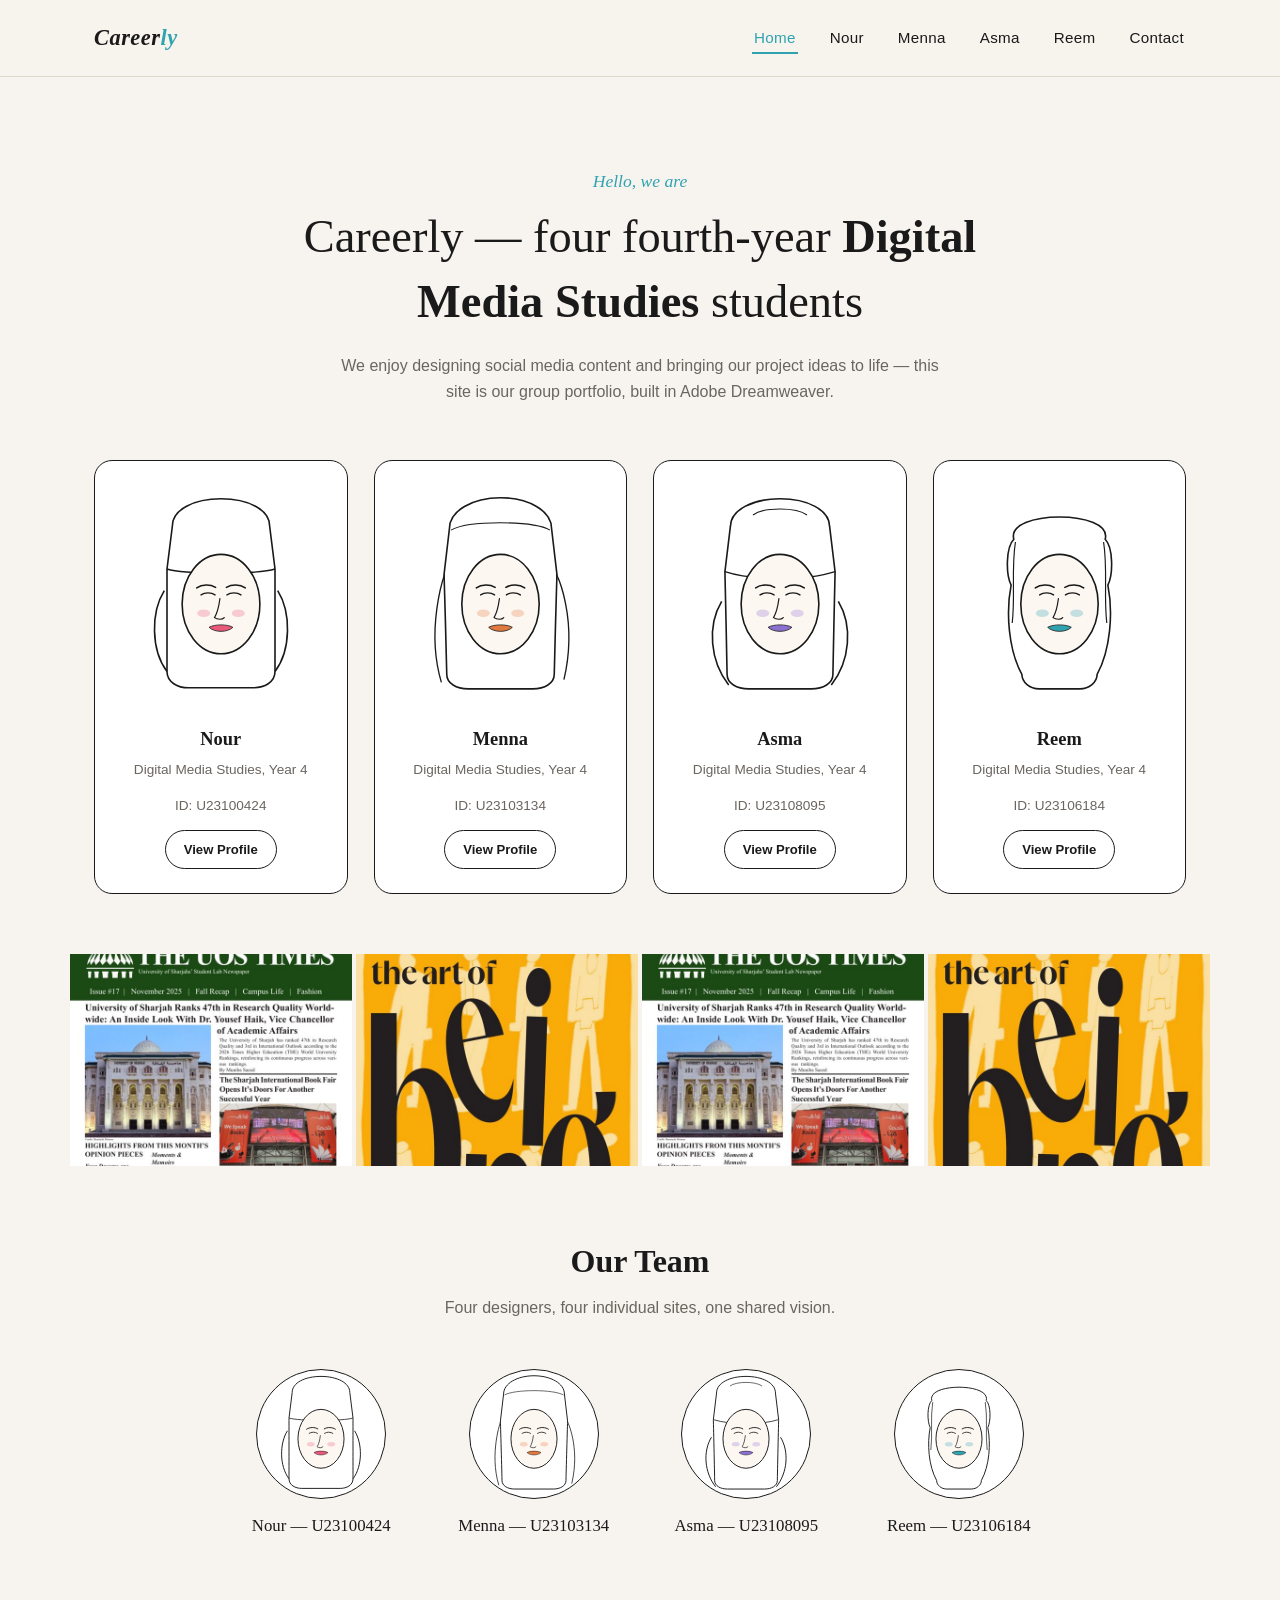
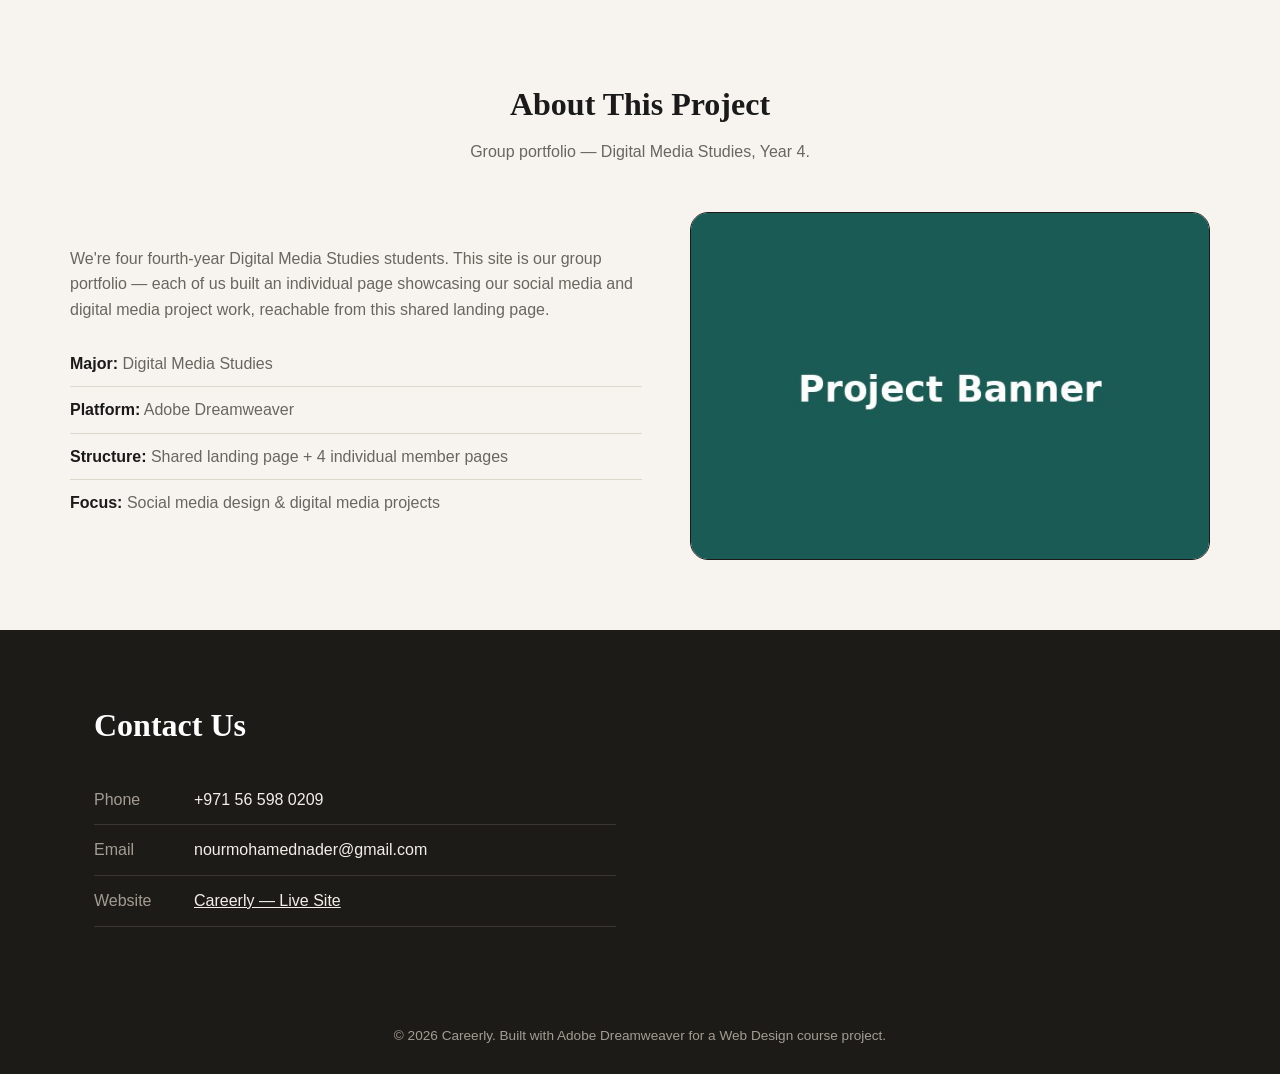
<file: index.html>
<!DOCTYPE html>
<html lang="en">
<head>
<meta charset="UTF-8">
<meta name="viewport" content="width=device-width, initial-scale=1.0">
<title>Careerly</title>
<meta name="description" content="Group web design portfolio showcasing individual member projects.">
<link rel="stylesheet" href="css/style.css">
</head>
<body>

<header class="site-header">
  <div class="nav-wrap">
    <div class="logo">Career<span>ly</span></div>
    <button class="nav-toggle" aria-label="Toggle navigation">&#9776;</button>
    <nav class="main-nav">
      <ul>
        <li><a href="index.html" class="active">Home</a></li>
        <li><a href="nour.html">Nour</a></li>
        <li><a href="menna.html">Menna</a></li>
        <li><a href="asma.html">Asma</a></li>
        <li><a href="reem.html">Reem</a></li>
        <li><a href="#contact">Contact</a></li>
      </ul>
    </nav>
  </div>
</header>

<section class="hero">
  <div class="container">
    <div class="eyebrow">Hello, we are</div>
    <h1>Careerly — four fourth-year <strong>Digital Media Studies</strong> students</h1>
    <p style="color:var(--ink-muted);max-width:620px;margin:18px auto 0;">
      We enjoy designing social media content and bringing our project ideas to life —
      this site is our group portfolio, built in Adobe Dreamweaver.
    </p>
  </div>

  <div class="team-grid container">
    <div class="team-card">
      <div class="avatar-frame"><img src="images/nour/portrait.svg" alt="Nour"></div>
      <h3>Nour</h3>
      <div class="role">Digital Media Studies, Year 4</div>
      <div class="role">ID: U23100424</div>
      <a href="nour.html" class="btn secondary small">View Profile</a>
    </div>
    <div class="team-card">
      <div class="avatar-frame"><img src="images/menna/portrait.svg" alt="Menna"></div>
      <h3>Menna</h3>
      <div class="role">Digital Media Studies, Year 4</div>
      <div class="role">ID: U23103134</div>
      <a href="menna.html" class="btn secondary small">View Profile</a>
    </div>
    <div class="team-card">
      <div class="avatar-frame"><img src="images/asma/portrait.svg" alt="Asma"></div>
      <h3>Asma</h3>
      <div class="role">Digital Media Studies, Year 4</div>
      <div class="role">ID: U23108095</div>
      <a href="asma.html" class="btn secondary small">View Profile</a>
    </div>
    <div class="team-card">
      <div class="avatar-frame"><img src="images/reem/portrait.svg" alt="Reem"></div>
      <h3>Reem</h3>
      <div class="role">Digital Media Studies, Year 4</div>
      <div class="role">ID: U23106184</div>
      <a href="reem.html" class="btn secondary small">View Profile</a>
    </div>
  </div>
</section>

<div class="gallery-strip">
  <img src="images/nour/project1.jpg" alt="The UOS Times, Issue 17 cover">
  <img src="images/menna/project2.jpg" alt="UOS Digest, Issue 4 cover">
  <img src="images/asma/project1.jpg" alt="The UOS Times, Issue 17 cover">
  <img src="images/reem/project2.jpg" alt="UOS Digest, Issue 4 cover">
</div>

<section class="our-team" id="team">
  <h2>Our Team</h2>
  <p class="section-sub">Four designers, four individual sites, one shared vision.</p>
  <div class="our-team-grid">
    <figure>
      <div class="circle"><img src="images/nour/portrait.svg" alt="Nour"></div>
      <figcaption>Nour — U23100424</figcaption>
    </figure>
    <figure>
      <div class="circle"><img src="images/menna/portrait.svg" alt="Menna"></div>
      <figcaption>Menna — U23103134</figcaption>
    </figure>
    <figure>
      <div class="circle"><img src="images/asma/portrait.svg" alt="Asma"></div>
      <figcaption>Asma — U23108095</figcaption>
    </figure>
    <figure>
      <div class="circle"><img src="images/reem/portrait.svg" alt="Reem"></div>
      <figcaption>Reem — U23106184</figcaption>
    </figure>
  </div>
</section>

<section id="about">
  <h2>About This Project</h2>
  <p class="section-sub">Group portfolio — Digital Media Studies, Year 4.</p>
  <div class="about-grid" style="max-width:var(--max-width);margin:0 auto;display:grid;grid-template-columns:1.1fr 1fr;gap:48px;align-items:center;">
    <div>
      <p style="color:var(--ink-muted);margin-bottom:18px;">
        We're four fourth-year Digital Media Studies students. This site is our group
        portfolio — each of us built an individual page showcasing our social media and
        digital media project work, reachable from this shared landing page.
      </p>
      <ul style="list-style:none;">
        <li style="padding:10px 0;border-bottom:1px solid var(--border-soft);color:var(--ink-muted);"><strong style="color:var(--ink);">Major:</strong> Digital Media Studies</li>
        <li style="padding:10px 0;border-bottom:1px solid var(--border-soft);color:var(--ink-muted);"><strong style="color:var(--ink);">Platform:</strong> Adobe Dreamweaver</li>
        <li style="padding:10px 0;border-bottom:1px solid var(--border-soft);color:var(--ink-muted);"><strong style="color:var(--ink);">Structure:</strong> Shared landing page + 4 individual member pages</li>
        <li style="padding:10px 0;color:var(--ink-muted);"><strong style="color:var(--ink);">Focus:</strong> Social media design &amp; digital media projects</li>
      </ul>
    </div>
    <div style="border:1.5px solid var(--border);border-radius:var(--radius);overflow:hidden;">
      <img src="images/project-banner.jpg" alt="Project banner placeholder">
    </div>
  </div>
</section>

<section class="contact-split" id="contact">
  <div class="container">
    <div>
      <h2>Contact Us</h2>
      <ul class="contact-list">
        <li><span class="k">Phone</span><span class="v">+971 56 598 0209</span></li>
        <li><span class="k">Email</span><span class="v">nourmohamednader@gmail.com</span></li>
        <li><span class="k">Website</span><span class="v"><a href="https://claude.ai/artifact/QEXTv1p6MQ7VYzXUavL4mE" style="color:inherit;text-decoration:underline;">Careerly — Live Site</a></span></li>
      </ul>
    </div>
  </div>
</section>

<footer>
  <p>&copy; 2026 Careerly. Built with Adobe Dreamweaver for a Web Design course project.</p>
</footer>

<script src="js/script.js"></script>
</body>
</html>
</file>
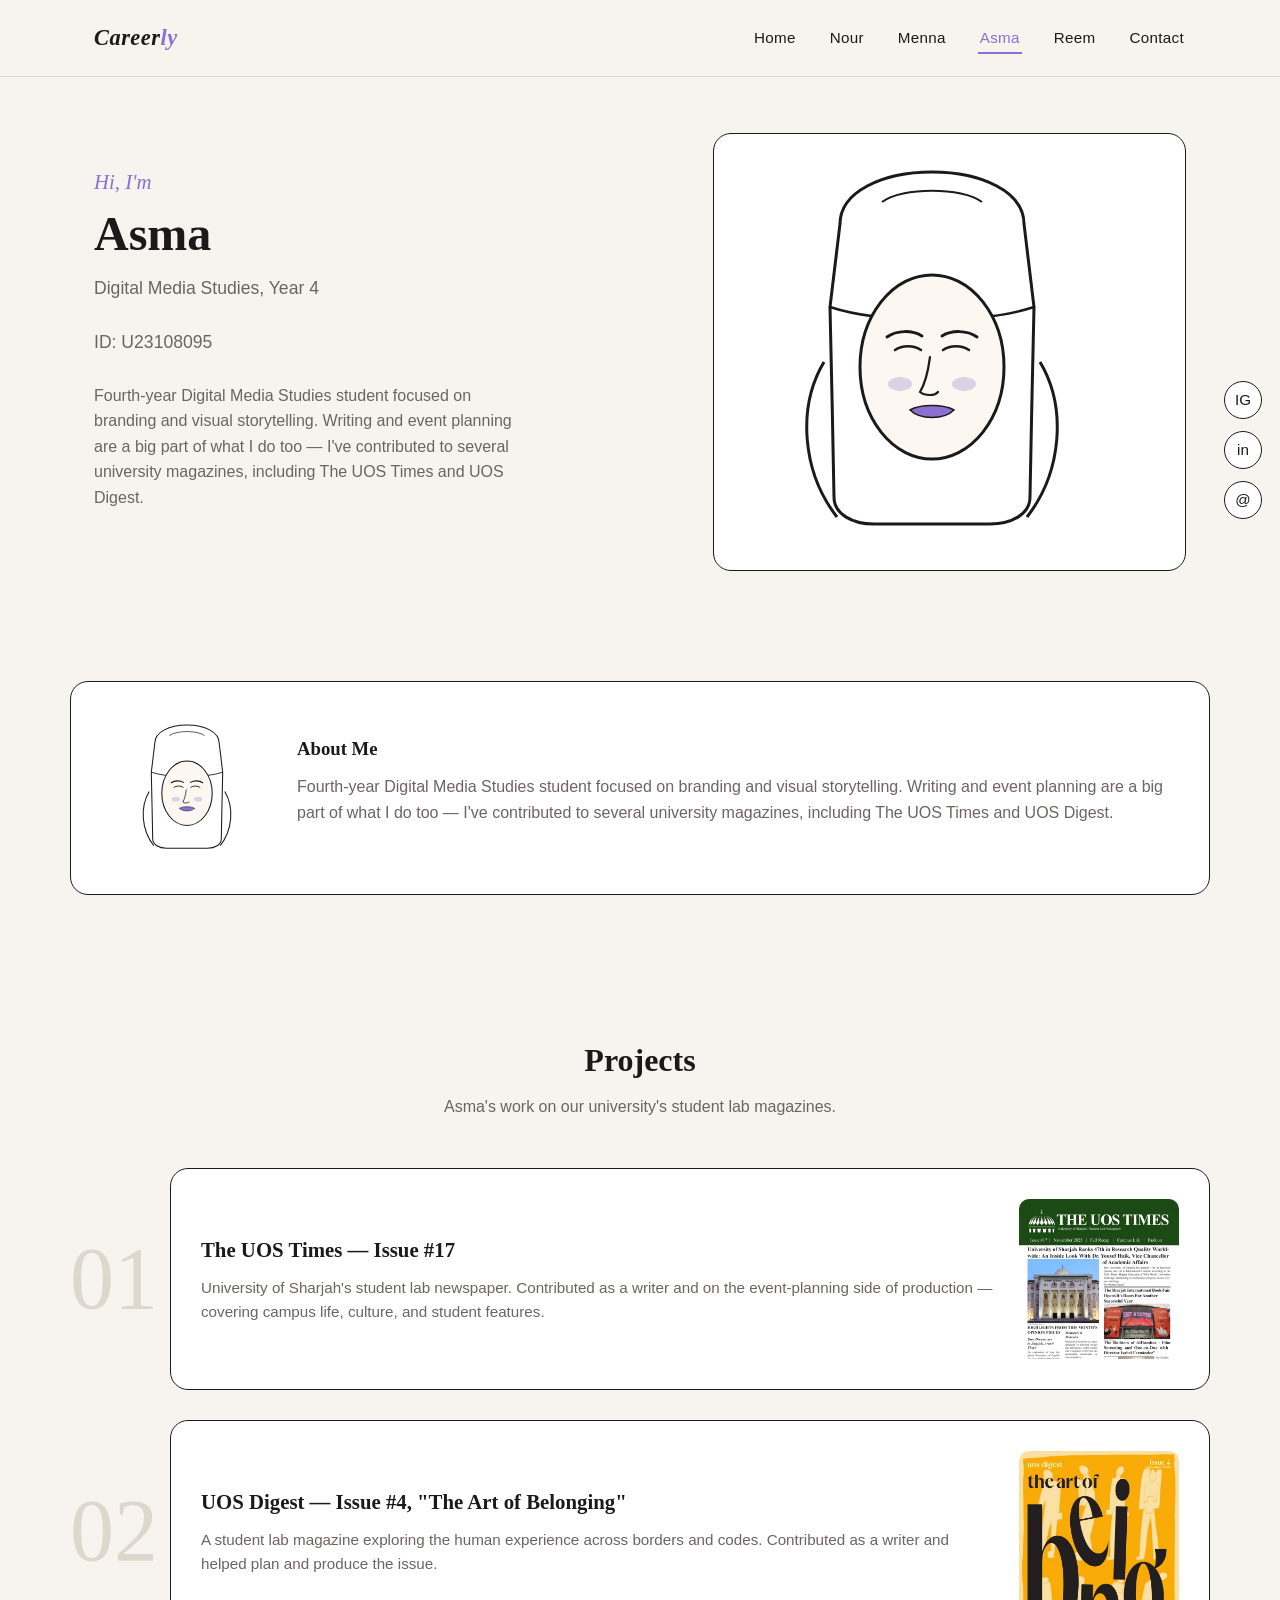
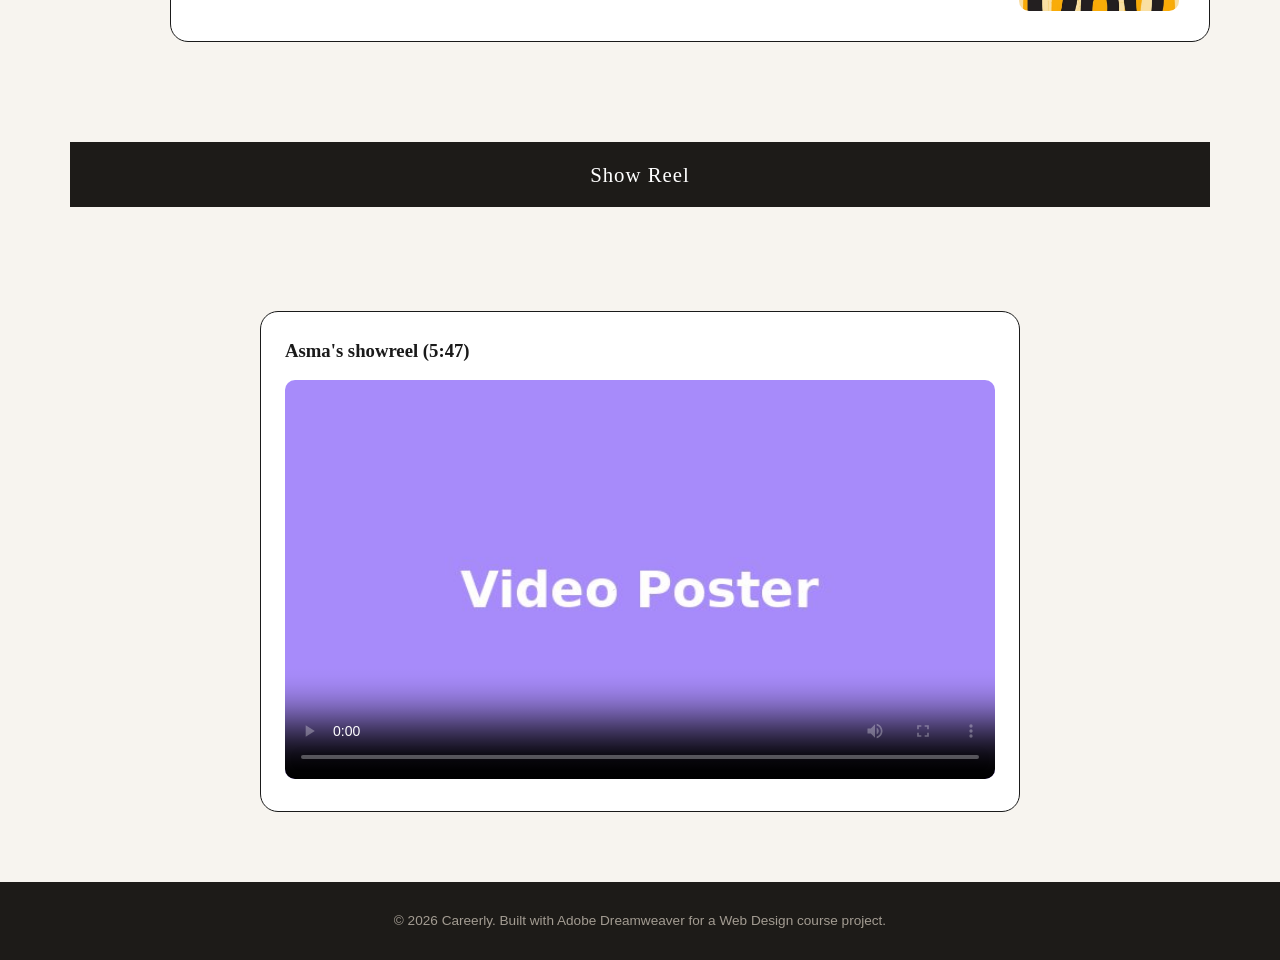
<file: asma.html>
<!DOCTYPE html>
<html lang="en">
<head>
<meta charset="UTF-8">
<meta name="viewport" content="width=device-width, initial-scale=1.0">
<title>Asma — Careerly</title>
<meta name="description" content="Asma's individual portfolio page — Careerly group project.">
<link rel="stylesheet" href="css/style.css">
<link rel="stylesheet" href="css/member-asma.css">
</head>
<body>

<header class="site-header">
  <div class="nav-wrap">
    <div class="logo">Career<span>ly</span></div>
    <button class="nav-toggle" aria-label="Toggle navigation">&#9776;</button>
    <nav class="main-nav">
      <ul>
        <li><a href="index.html">Home</a></li>
        <li><a href="nour.html">Nour</a></li>
        <li><a href="menna.html">Menna</a></li>
        <li><a href="asma.html" class="active">Asma</a></li>
        <li><a href="reem.html">Reem</a></li>
        <li><a href="index.html#contact">Contact</a></li>
      </ul>
    </nav>
  </div>
</header>

<div class="social-rail">
  <a href="#" aria-label="Instagram">IG</a>
  <a href="#" aria-label="LinkedIn">in</a>
  <a href="#" aria-label="Email">@</a>
</div>

<section class="profile-hero">
  <div>
    <div class="eyebrow">Hi, I'm</div>
    <h1>Asma</h1>
    <div class="role">Digital Media Studies, Year 4</div>
    <div class="role">ID: U23108095</div>
    <p style="color:var(--ink-muted);max-width:420px;margin-bottom:28px;">
      Fourth-year Digital Media Studies student focused on branding and visual storytelling. Writing and event planning are a big part of what I do too — I've contributed to several university magazines, including The UOS Times and UOS Digest.
    </p>
  </div>
  <div class="portrait-frame">
    <img src="images/asma/portrait.svg" alt="Asma — illustrated portrait">
  </div>
</section>

<section id="about">
  <div class="about-card">
    <img class="mini-portrait" src="images/asma/portrait.svg" alt="Asma">
    <div>
      <h3>About Me</h3>
      <p>Fourth-year Digital Media Studies student focused on branding and visual storytelling. Writing and event planning are a big part of what I do too — I've contributed to several university magazines, including The UOS Times and UOS Digest.</p>
    </div>
  </div>
</section>

<section id="projects">
  <h2>Projects</h2>
  <p class="section-sub">Asma's work on our university's student lab magazines.</p>

  <div class="project-numbered">
    <div class="big-number">01</div>
    <div class="card">
      <div>
        <h3>The UOS Times — Issue #17</h3>
        <p>University of Sharjah's student lab newspaper. Contributed as a writer and on the
           event-planning side of production — covering campus life, culture, and student features.</p>
      </div>
      <div class="thumb"><img src="images/asma/project1.jpg" alt="The UOS Times, Issue 17 cover"></div>
    </div>
  </div>

  <div class="project-numbered">
    <div class="big-number">02</div>
    <div class="card">
      <div>
        <h3>UOS Digest — Issue #4, "The Art of Belonging"</h3>
        <p>A student lab magazine exploring the human experience across borders and codes.
           Contributed as a writer and helped plan and produce the issue.</p>
      </div>
      <div class="thumb"><img src="images/asma/project2.jpg" alt="UOS Digest, Issue 4 cover"></div>
    </div>
  </div>
</section>

<div class="media-section-header">Show Reel</div>
<section>
  <div class="media-block">
    <h3 style="font-family:var(--font-serif);margin-bottom:14px;">Asma's showreel (5:47)</h3>
    <video controls poster="images/asma/video-poster.jpg">
      <source src="images/asma/showreel.mp4" type="video/mp4">
      Your browser does not support the video tag.
    </video>
  </div>
</section>

<footer>
  <p>&copy; 2026 Careerly. Built with Adobe Dreamweaver for a Web Design course project.</p>
</footer>

<script src="js/script.js"></script>
</body>
</html>
</file>
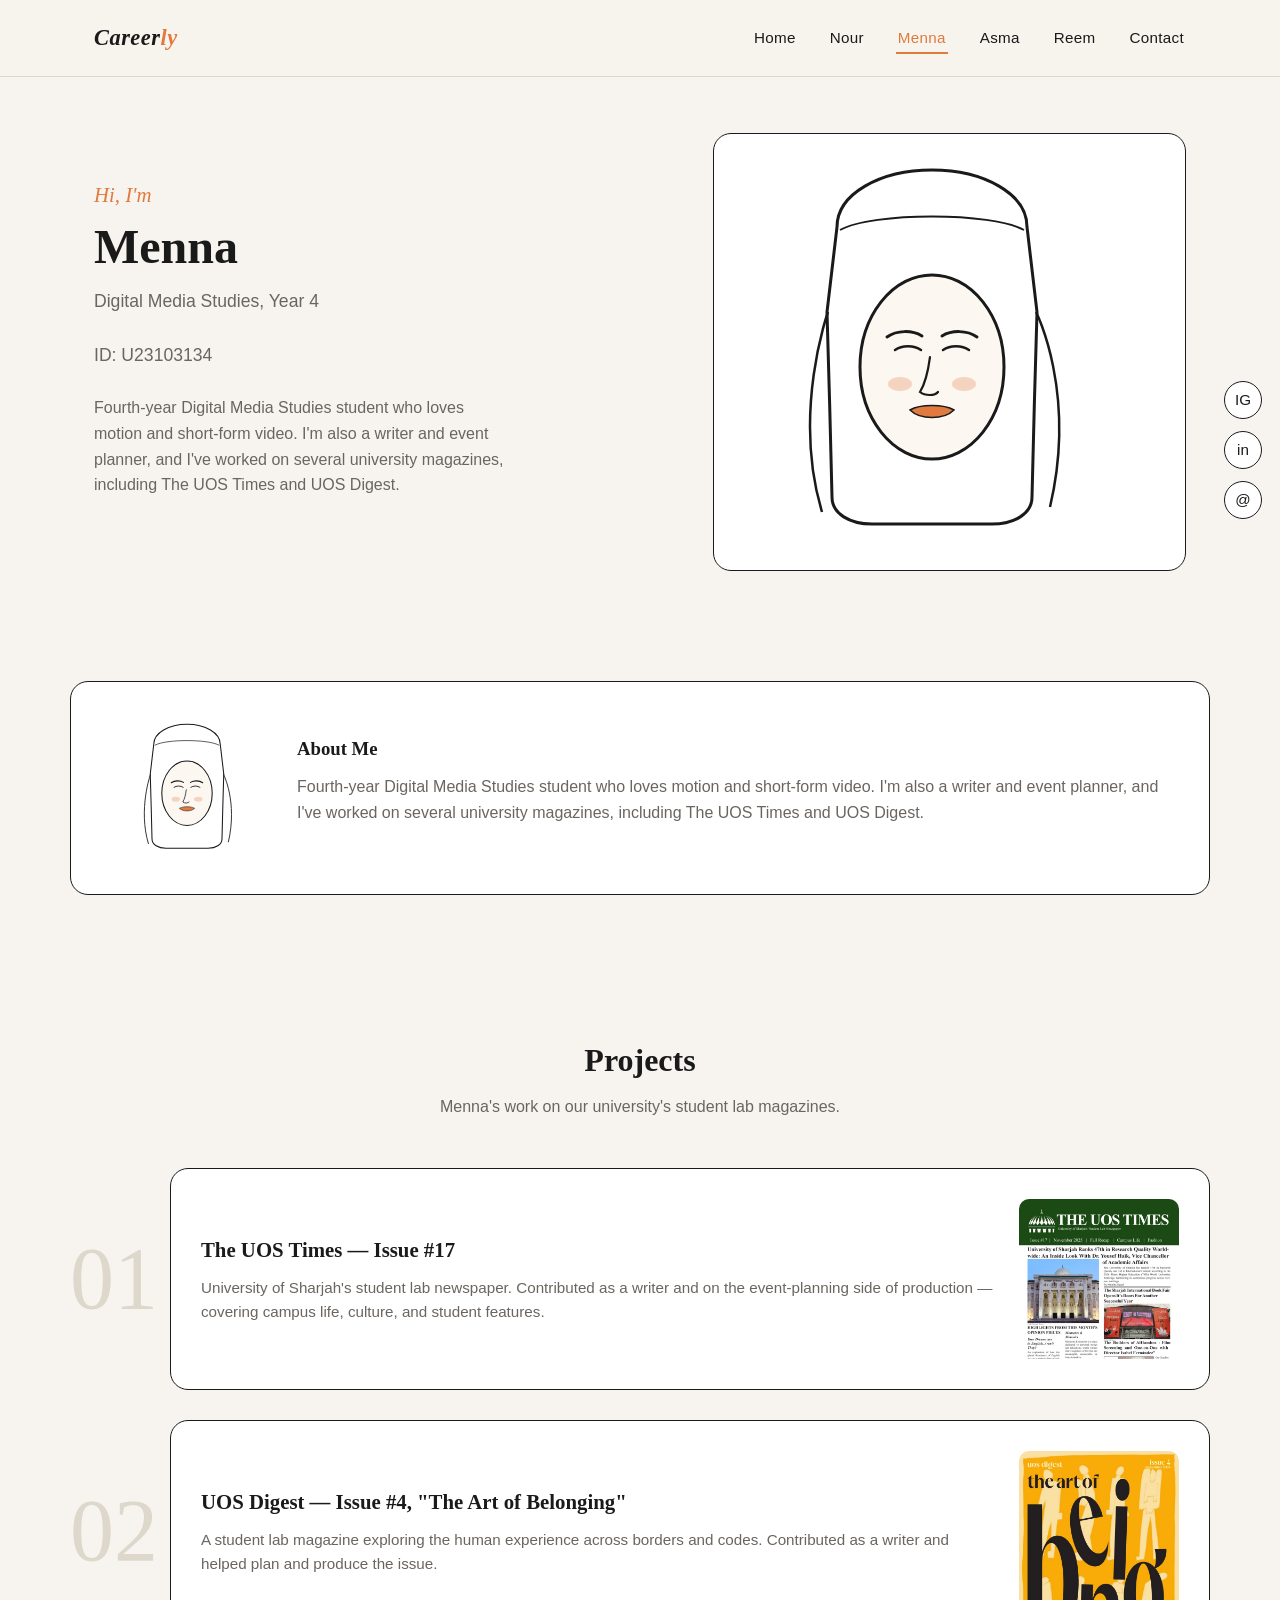
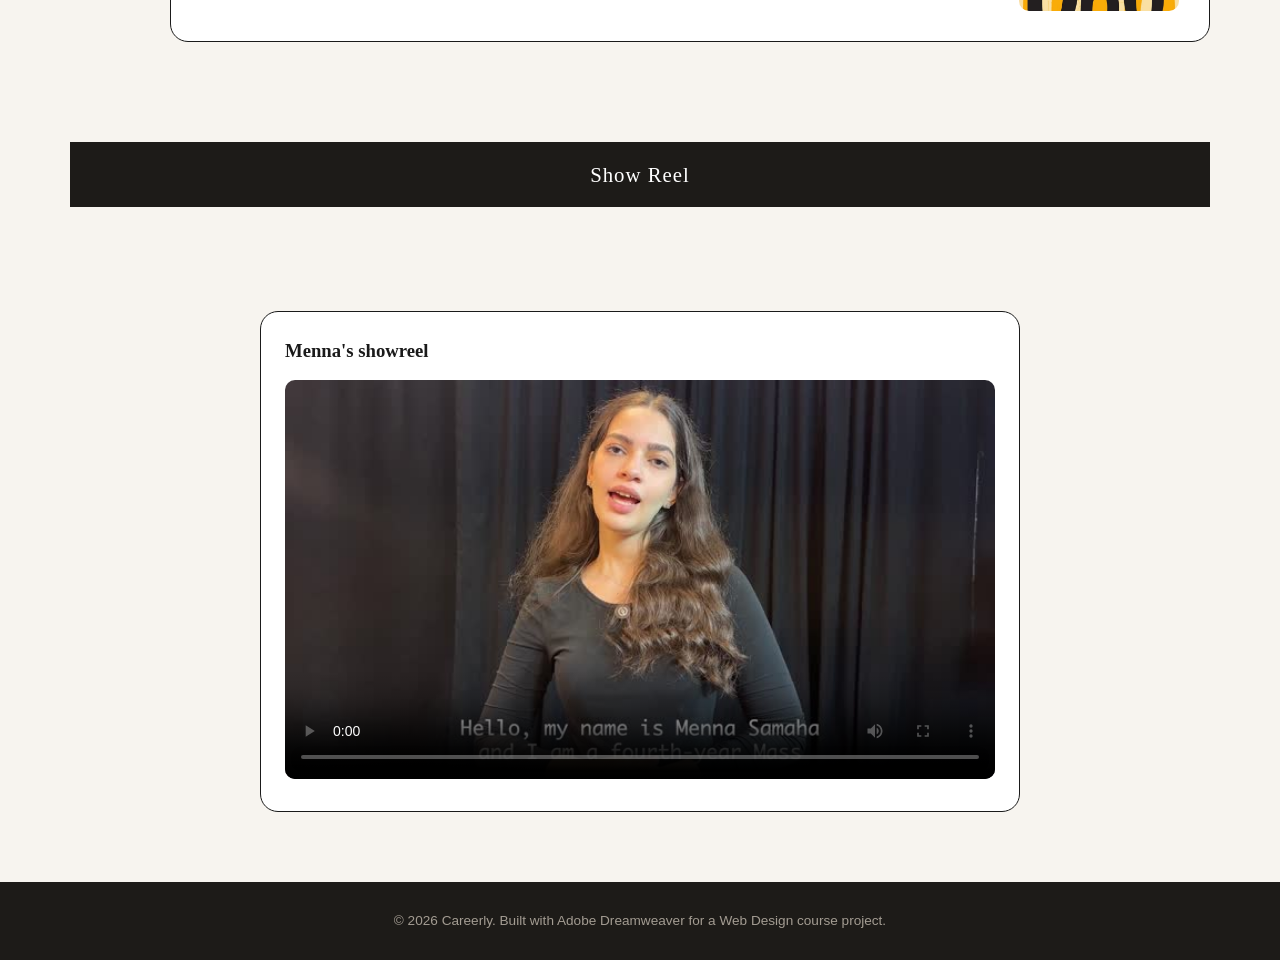
<file: menna.html>
<!DOCTYPE html>
<html lang="en">
<head>
<meta charset="UTF-8">
<meta name="viewport" content="width=device-width, initial-scale=1.0">
<title>Menna — Careerly</title>
<meta name="description" content="Menna's individual portfolio page — Careerly group project.">
<link rel="stylesheet" href="css/style.css">
<link rel="stylesheet" href="css/member-menna.css">
</head>
<body>

<header class="site-header">
  <div class="nav-wrap">
    <div class="logo">Career<span>ly</span></div>
    <button class="nav-toggle" aria-label="Toggle navigation">&#9776;</button>
    <nav class="main-nav">
      <ul>
        <li><a href="index.html">Home</a></li>
        <li><a href="nour.html">Nour</a></li>
        <li><a href="menna.html" class="active">Menna</a></li>
        <li><a href="asma.html">Asma</a></li>
        <li><a href="reem.html">Reem</a></li>
        <li><a href="index.html#contact">Contact</a></li>
      </ul>
    </nav>
  </div>
</header>

<div class="social-rail">
  <a href="#" aria-label="Instagram">IG</a>
  <a href="#" aria-label="LinkedIn">in</a>
  <a href="#" aria-label="Email">@</a>
</div>

<section class="profile-hero">
  <div>
    <div class="eyebrow">Hi, I'm</div>
    <h1>Menna</h1>
    <div class="role">Digital Media Studies, Year 4</div>
    <div class="role">ID: U23103134</div>
    <p style="color:var(--ink-muted);max-width:420px;margin-bottom:28px;">
      Fourth-year Digital Media Studies student who loves motion and short-form video. I'm also a writer and event planner, and I've worked on several university magazines, including The UOS Times and UOS Digest.
    </p>
  </div>
  <div class="portrait-frame">
    <img src="images/menna/portrait.svg" alt="Menna — illustrated portrait">
  </div>
</section>

<section id="about">
  <div class="about-card">
    <img class="mini-portrait" src="images/menna/portrait.svg" alt="Menna">
    <div>
      <h3>About Me</h3>
      <p>Fourth-year Digital Media Studies student who loves motion and short-form video. I'm also a writer and event planner, and I've worked on several university magazines, including The UOS Times and UOS Digest.</p>
    </div>
  </div>
</section>

<section id="projects">
  <h2>Projects</h2>
  <p class="section-sub">Menna's work on our university's student lab magazines.</p>

  <div class="project-numbered">
    <div class="big-number">01</div>
    <div class="card">
      <div>
        <h3>The UOS Times — Issue #17</h3>
        <p>University of Sharjah's student lab newspaper. Contributed as a writer and on the
           event-planning side of production — covering campus life, culture, and student features.</p>
      </div>
      <div class="thumb"><img src="images/menna/project1.jpg" alt="The UOS Times, Issue 17 cover"></div>
    </div>
  </div>

  <div class="project-numbered">
    <div class="big-number">02</div>
    <div class="card">
      <div>
        <h3>UOS Digest — Issue #4, "The Art of Belonging"</h3>
        <p>A student lab magazine exploring the human experience across borders and codes.
           Contributed as a writer and helped plan and produce the issue.</p>
      </div>
      <div class="thumb"><img src="images/menna/project2.jpg" alt="UOS Digest, Issue 4 cover"></div>
    </div>
  </div>
</section>

<div class="media-section-header">Show Reel</div>
<section>
  <div class="media-block">
    <h3 style="font-family:var(--font-serif);margin-bottom:14px;">Menna's showreel</h3>
    <video controls poster="images/menna/video-poster.jpg">
      <source src="images/menna/showreel.mp4" type="video/mp4">
      Your browser does not support the video tag.
    </video>
  </div>
</section>

<footer>
  <p>&copy; 2026 Careerly. Built with Adobe Dreamweaver for a Web Design course project.</p>
</footer>

<script src="js/script.js"></script>
</body>
</html>
</file>
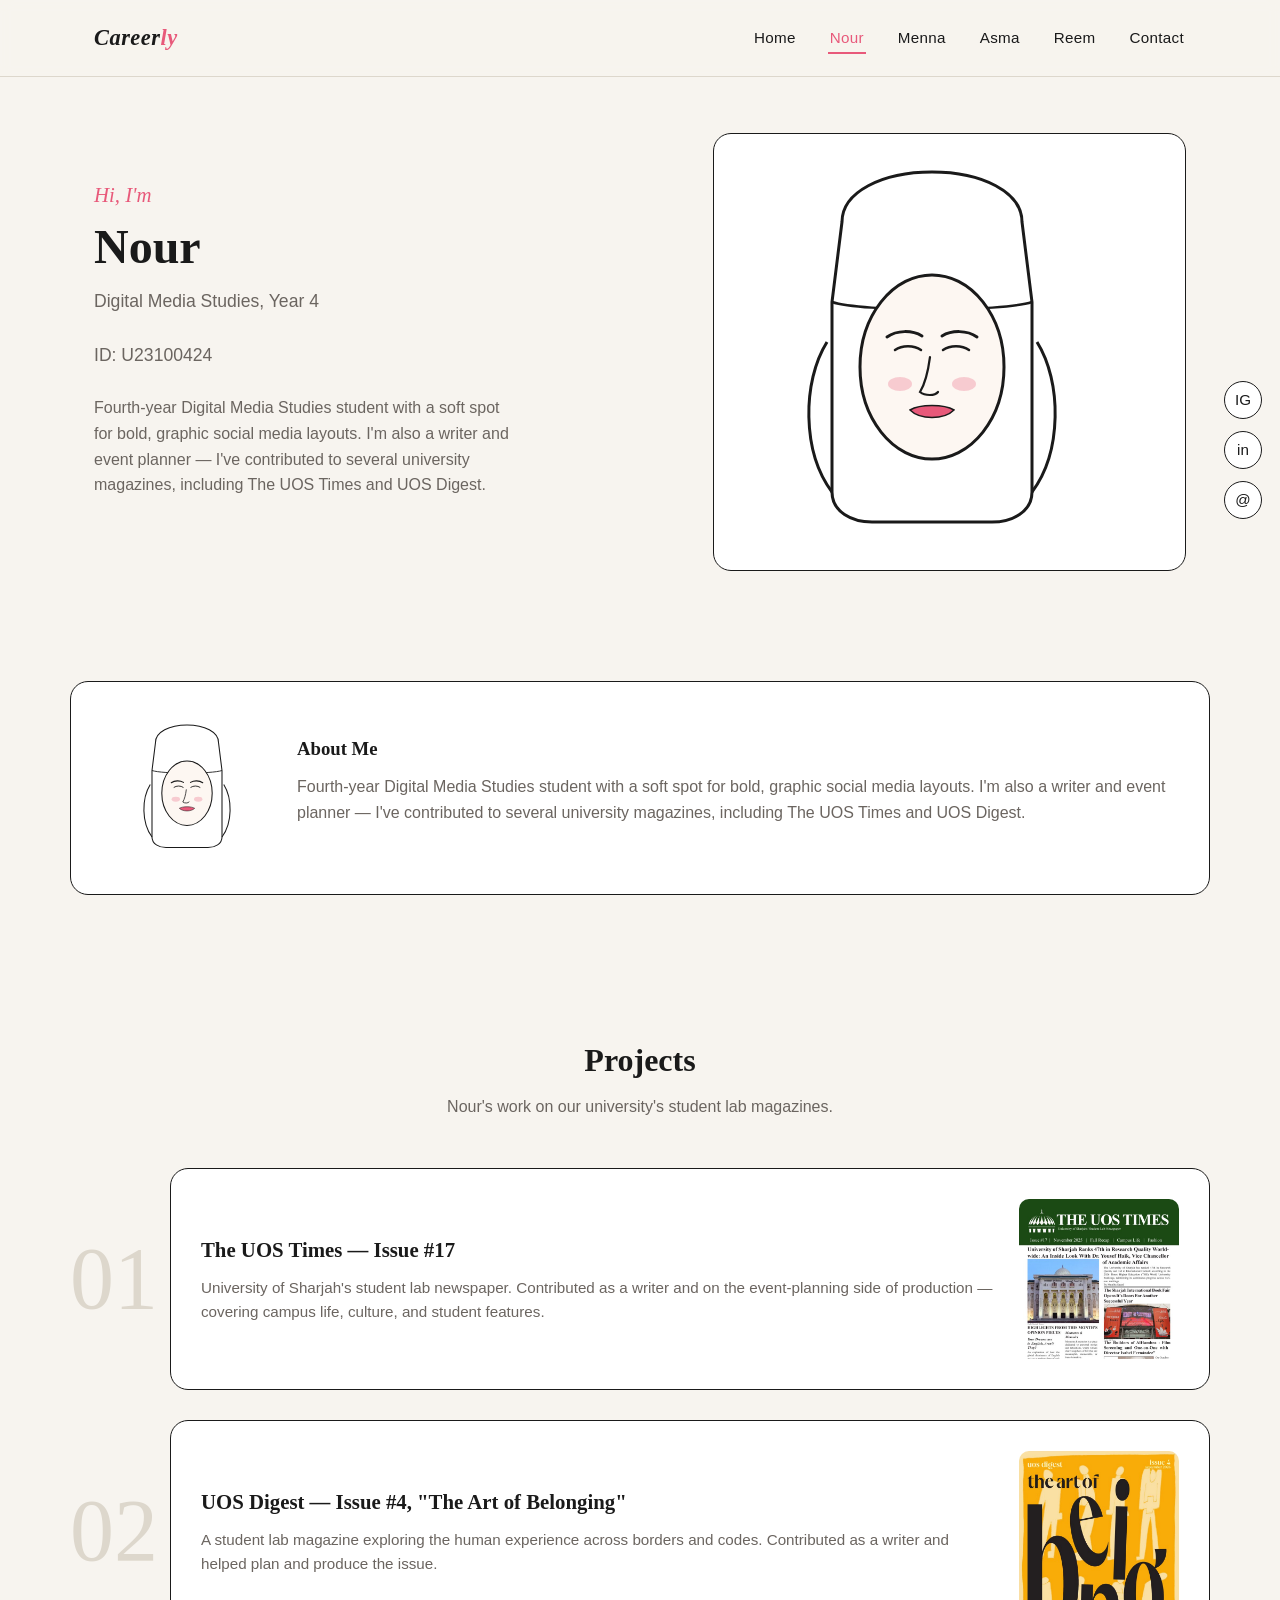
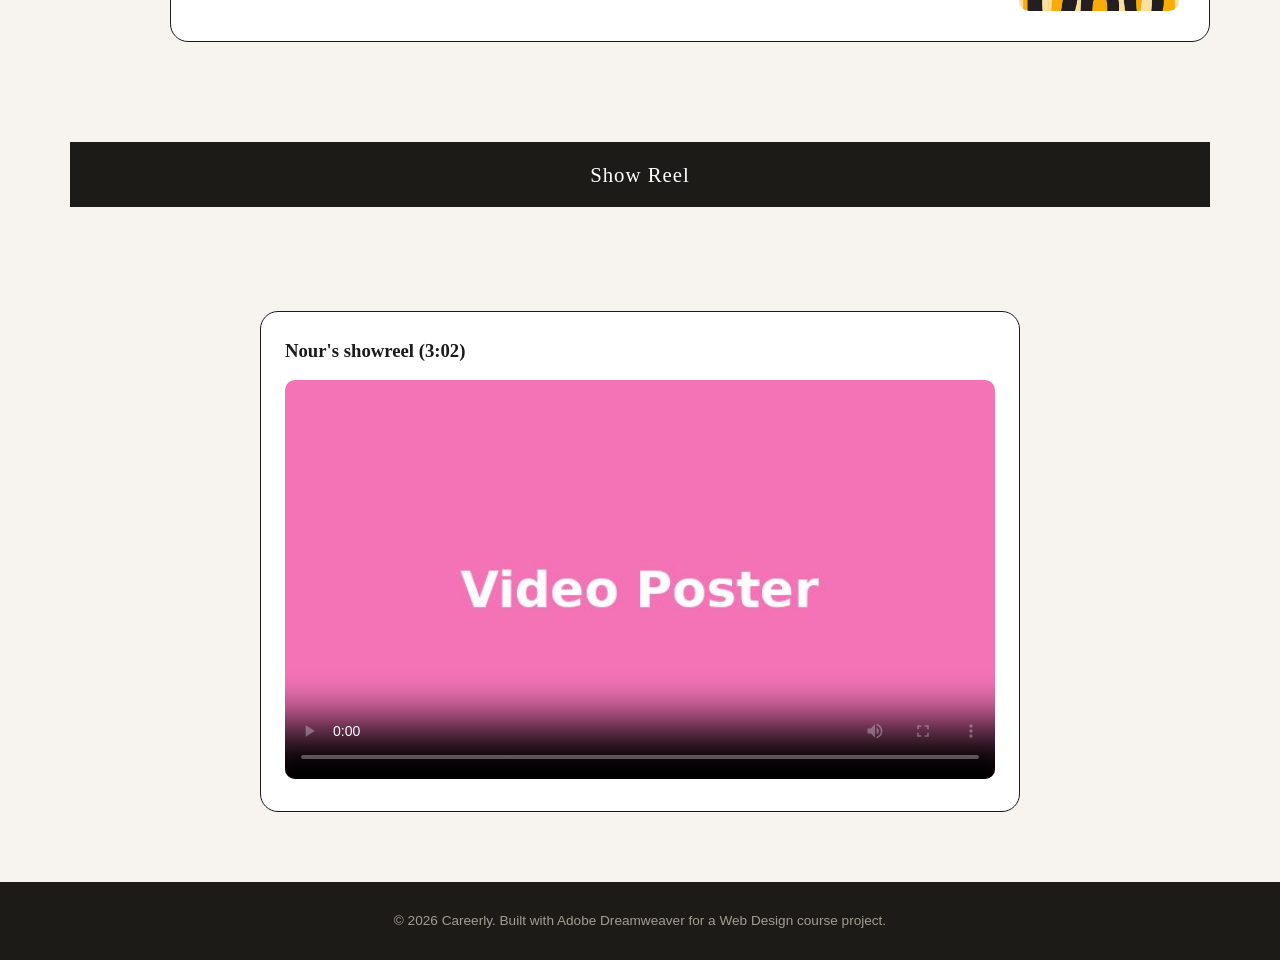
<file: nour.html>
<!DOCTYPE html>
<html lang="en">
<head>
<meta charset="UTF-8">
<meta name="viewport" content="width=device-width, initial-scale=1.0">
<title>Nour — Careerly</title>
<meta name="description" content="Nour's individual portfolio page — Careerly group project.">
<link rel="stylesheet" href="css/style.css">
<link rel="stylesheet" href="css/member-nour.css">
</head>
<body>

<header class="site-header">
  <div class="nav-wrap">
    <div class="logo">Career<span>ly</span></div>
    <button class="nav-toggle" aria-label="Toggle navigation">&#9776;</button>
    <nav class="main-nav">
      <ul>
        <li><a href="index.html">Home</a></li>
        <li><a href="nour.html" class="active">Nour</a></li>
        <li><a href="menna.html">Menna</a></li>
        <li><a href="asma.html">Asma</a></li>
        <li><a href="reem.html">Reem</a></li>
        <li><a href="index.html#contact">Contact</a></li>
      </ul>
    </nav>
  </div>
</header>

<div class="social-rail">
  <a href="#" aria-label="Instagram">IG</a>
  <a href="#" aria-label="LinkedIn">in</a>
  <a href="#" aria-label="Email">@</a>
</div>

<section class="profile-hero">
  <div>
    <div class="eyebrow">Hi, I'm</div>
    <h1>Nour</h1>
    <div class="role">Digital Media Studies, Year 4</div>
    <div class="role">ID: U23100424</div>
    <p style="color:var(--ink-muted);max-width:420px;margin-bottom:28px;">
      Fourth-year Digital Media Studies student with a soft spot for bold, graphic social media layouts. I'm also a writer and event planner — I've contributed to several university magazines, including The UOS Times and UOS Digest.
    </p>
  </div>
  <div class="portrait-frame">
    <img src="images/nour/portrait.svg" alt="Nour — illustrated portrait">
  </div>
</section>

<section id="about">
  <div class="about-card">
    <img class="mini-portrait" src="images/nour/portrait.svg" alt="Nour">
    <div>
      <h3>About Me</h3>
      <p>Fourth-year Digital Media Studies student with a soft spot for bold, graphic social media layouts. I'm also a writer and event planner — I've contributed to several university magazines, including The UOS Times and UOS Digest.</p>
    </div>
  </div>
</section>

<section id="projects">
  <h2>Projects</h2>
  <p class="section-sub">Nour's work on our university's student lab magazines.</p>

  <div class="project-numbered">
    <div class="big-number">01</div>
    <div class="card">
      <div>
        <h3>The UOS Times — Issue #17</h3>
        <p>University of Sharjah's student lab newspaper. Contributed as a writer and on the
           event-planning side of production — covering campus life, culture, and student features.</p>
      </div>
      <div class="thumb"><img src="images/nour/project1.jpg" alt="The UOS Times, Issue 17 cover"></div>
    </div>
  </div>

  <div class="project-numbered">
    <div class="big-number">02</div>
    <div class="card">
      <div>
        <h3>UOS Digest — Issue #4, "The Art of Belonging"</h3>
        <p>A student lab magazine exploring the human experience across borders and codes.
           Contributed as a writer and helped plan and produce the issue.</p>
      </div>
      <div class="thumb"><img src="images/nour/project2.jpg" alt="UOS Digest, Issue 4 cover"></div>
    </div>
  </div>
</section>

<div class="media-section-header">Show Reel</div>
<section>
  <div class="media-block">
    <h3 style="font-family:var(--font-serif);margin-bottom:14px;">Nour's showreel (3:02)</h3>
    <video controls poster="images/nour/video-poster.jpg">
      <source src="images/nour/showreel.mp4" type="video/mp4">
      Your browser does not support the video tag.
    </video>
  </div>
</section>

<footer>
  <p>&copy; 2026 Careerly. Built with Adobe Dreamweaver for a Web Design course project.</p>
</footer>

<script src="js/script.js"></script>
</body>
</html>
</file>
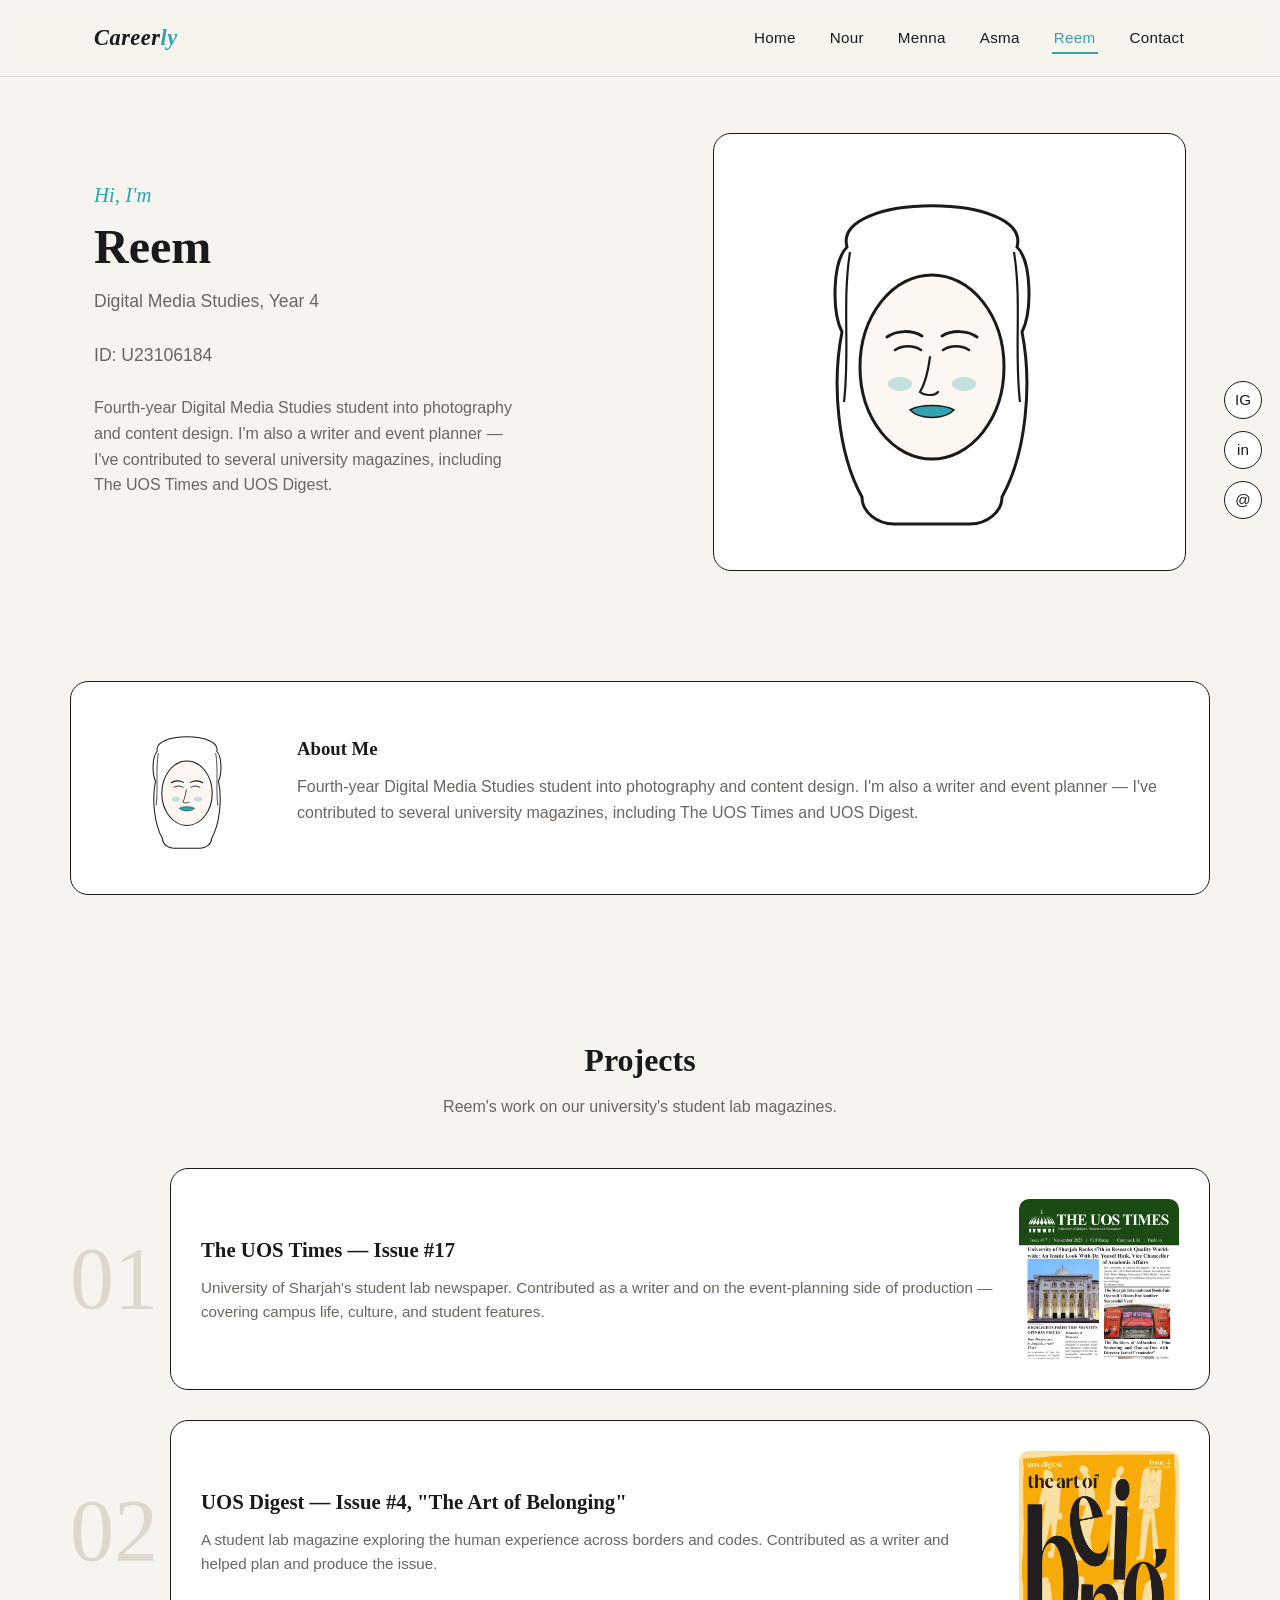
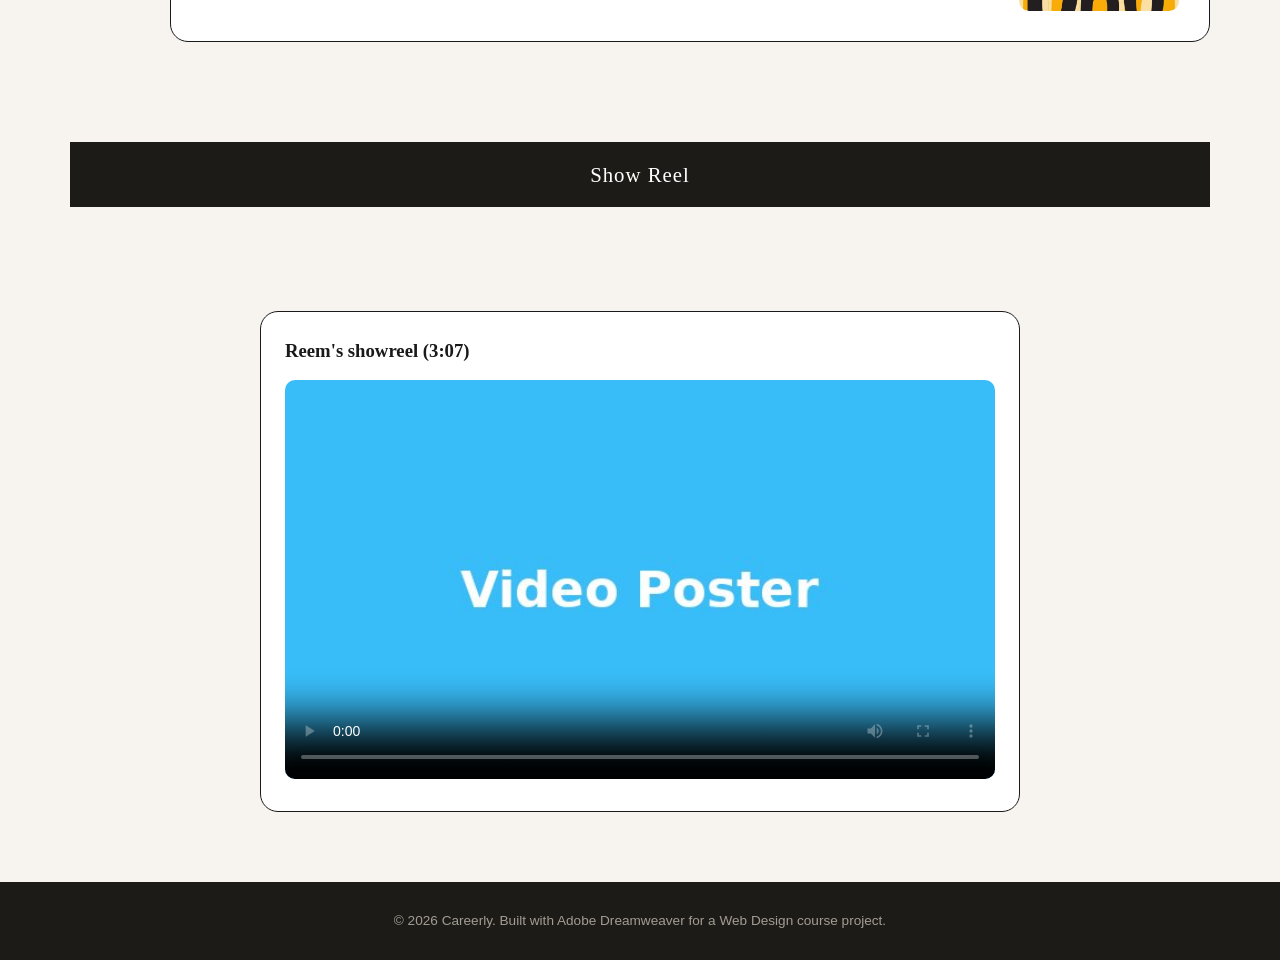
<file: reem.html>
<!DOCTYPE html>
<html lang="en">
<head>
<meta charset="UTF-8">
<meta name="viewport" content="width=device-width, initial-scale=1.0">
<title>Reem — Careerly</title>
<meta name="description" content="Reem's individual portfolio page — Careerly group project.">
<link rel="stylesheet" href="css/style.css">
<link rel="stylesheet" href="css/member-reem.css">
</head>
<body>

<header class="site-header">
  <div class="nav-wrap">
    <div class="logo">Career<span>ly</span></div>
    <button class="nav-toggle" aria-label="Toggle navigation">&#9776;</button>
    <nav class="main-nav">
      <ul>
        <li><a href="index.html">Home</a></li>
        <li><a href="nour.html">Nour</a></li>
        <li><a href="menna.html">Menna</a></li>
        <li><a href="asma.html">Asma</a></li>
        <li><a href="reem.html" class="active">Reem</a></li>
        <li><a href="index.html#contact">Contact</a></li>
      </ul>
    </nav>
  </div>
</header>

<div class="social-rail">
  <a href="#" aria-label="Instagram">IG</a>
  <a href="#" aria-label="LinkedIn">in</a>
  <a href="#" aria-label="Email">@</a>
</div>

<section class="profile-hero">
  <div>
    <div class="eyebrow">Hi, I'm</div>
    <h1>Reem</h1>
    <div class="role">Digital Media Studies, Year 4</div>
    <div class="role">ID: U23106184</div>
    <p style="color:var(--ink-muted);max-width:420px;margin-bottom:28px;">
      Fourth-year Digital Media Studies student into photography and content design. I'm also a writer and event planner — I've contributed to several university magazines, including The UOS Times and UOS Digest.
    </p>
  </div>
  <div class="portrait-frame">
    <img src="images/reem/portrait.svg" alt="Reem — illustrated portrait">
  </div>
</section>

<section id="about">
  <div class="about-card">
    <img class="mini-portrait" src="images/reem/portrait.svg" alt="Reem">
    <div>
      <h3>About Me</h3>
      <p>Fourth-year Digital Media Studies student into photography and content design. I'm also a writer and event planner — I've contributed to several university magazines, including The UOS Times and UOS Digest.</p>
    </div>
  </div>
</section>

<section id="projects">
  <h2>Projects</h2>
  <p class="section-sub">Reem's work on our university's student lab magazines.</p>

  <div class="project-numbered">
    <div class="big-number">01</div>
    <div class="card">
      <div>
        <h3>The UOS Times — Issue #17</h3>
        <p>University of Sharjah's student lab newspaper. Contributed as a writer and on the
           event-planning side of production — covering campus life, culture, and student features.</p>
      </div>
      <div class="thumb"><img src="images/reem/project1.jpg" alt="The UOS Times, Issue 17 cover"></div>
    </div>
  </div>

  <div class="project-numbered">
    <div class="big-number">02</div>
    <div class="card">
      <div>
        <h3>UOS Digest — Issue #4, "The Art of Belonging"</h3>
        <p>A student lab magazine exploring the human experience across borders and codes.
           Contributed as a writer and helped plan and produce the issue.</p>
      </div>
      <div class="thumb"><img src="images/reem/project2.jpg" alt="UOS Digest, Issue 4 cover"></div>
    </div>
  </div>
</section>

<div class="media-section-header">Show Reel</div>
<section>
  <div class="media-block">
    <h3 style="font-family:var(--font-serif);margin-bottom:14px;">Reem's showreel (3:07)</h3>
    <video controls poster="images/reem/video-poster.jpg">
      <source src="images/reem/showreel.mp4" type="video/mp4">
      Your browser does not support the video tag.
    </video>
  </div>
</section>

<footer>
  <p>&copy; 2026 Careerly. Built with Adobe Dreamweaver for a Web Design course project.</p>
</footer>

<script src="js/script.js"></script>
</body>
</html>
</file>
<file: css/style.css>
/* ============================================================
   TEAM NEXUS PORTFOLIO — SHARED STYLESHEET (v2, line-art theme)
   Light editorial look with hand-drawn portrait illustrations.
   Each member page loads css/member-*.css for its one accent color.
   ============================================================ */

:root {
  --bg: #f7f4ef;
  --bg-card: #ffffff;
  --ink: #1a1a1a;
  --ink-muted: #6b6560;
  --border: #1a1a1a;
  --border-soft: #ddd7cc;
  --dark: #1d1b18;
  --dark-elevated: #262320;
  --accent: #2fa3b0;       /* shared group accent, overridden per member */
  --radius: 18px;
  --max-width: 1140px;
  --font-serif: Georgia, 'Times New Roman', Times, serif;
  --font-sans: 'Segoe UI', Tahoma, Geneva, Verdana, sans-serif;
}

* { box-sizing: border-box; margin: 0; padding: 0; }
html { scroll-behavior: smooth; }

body {
  font-family: var(--font-sans);
  background: var(--bg);
  color: var(--ink);
  line-height: 1.6;
}

img { max-width: 100%; display: block; }
a { color: inherit; text-decoration: none; }

.container { max-width: var(--max-width); margin: 0 auto; padding: 0 24px; }

/* ---------- Header / Nav ---------- */
header.site-header {
  position: sticky;
  top: 0;
  z-index: 100;
  background: rgba(247, 244, 239, 0.94);
  backdrop-filter: blur(6px);
  border-bottom: 1px solid var(--border-soft);
}

.nav-wrap {
  display: flex;
  align-items: center;
  justify-content: space-between;
  padding: 20px 24px;
  max-width: var(--max-width);
  margin: 0 auto;
}

.logo {
  font-family: var(--font-serif);
  font-weight: 700;
  font-size: 1.4rem;
  letter-spacing: 0.5px;
  font-style: italic;
}
.logo span { color: var(--accent); }

nav.main-nav ul { list-style: none; display: flex; gap: 30px; }

nav.main-nav a {
  color: var(--ink);
  font-weight: 500;
  font-size: 0.95rem;
  letter-spacing: 0.3px;
  padding: 6px 2px;
  border-bottom: 2px solid transparent;
  transition: border-color 0.2s, color 0.2s;
}

nav.main-nav a:hover,
nav.main-nav a.active {
  color: var(--accent);
  border-bottom-color: var(--accent);
}

.nav-toggle {
  display: none;
  background: none;
  border: none;
  color: var(--ink);
  font-size: 1.6rem;
  cursor: pointer;
}

/* ---------- Landing hero ---------- */
.hero {
  text-align: center;
  padding: 90px 24px 60px;
}

.hero .eyebrow {
  font-family: var(--font-serif);
  font-style: italic;
  color: var(--accent);
  font-size: 1.1rem;
  margin-bottom: 10px;
}

.hero h1 {
  font-family: var(--font-serif);
  font-size: clamp(1.9rem, 4.2vw, 2.9rem);
  font-weight: 400;
  line-height: 1.4;
  max-width: 740px;
  margin: 0 auto 10px;
}
.hero h1 strong { font-weight: 700; }

/* ---------- Portrait cards (landing) ---------- */
.team-grid {
  display: grid;
  grid-template-columns: repeat(auto-fit, minmax(210px, 1fr));
  gap: 26px;
  max-width: var(--max-width);
  margin: 56px auto 0;
}

.team-card {
  background: var(--bg-card);
  border: 1.5px solid var(--border);
  border-radius: var(--radius);
  padding: 22px 18px 24px;
  text-align: center;
  transition: transform 0.2s;
}
.team-card:hover { transform: translateY(-6px); }

.team-card .avatar-frame {
  width: 100%;
  aspect-ratio: 1/1.05;
  border-radius: 12px;
  overflow: hidden;
  margin-bottom: 16px;
  background: #fff;
}
.team-card .avatar-frame img { width: 100%; height: 100%; object-fit: contain; }

.team-card h3 { font-family: var(--font-serif); font-size: 1.15rem; margin-bottom: 4px; }
.team-card .role { color: var(--ink-muted); font-size: 0.85rem; margin-bottom: 14px; }

.btn {
  display: inline-block;
  background: var(--ink);
  color: #fff;
  font-weight: 600;
  font-size: 0.9rem;
  padding: 11px 26px;
  border-radius: 999px;
  border: none;
  cursor: pointer;
  transition: transform 0.15s, background 0.15s;
}
.btn:hover { transform: translateY(-2px); background: var(--accent); }
.btn.secondary {
  background: transparent;
  color: var(--ink);
  border: 1.5px solid var(--border);
}
.btn.secondary:hover { background: var(--ink); color: #fff; }
.btn.small { padding: 8px 18px; font-size: 0.82rem; }

/* ---------- Section ---------- */
section { padding: 70px 24px; }

section h2 {
  font-family: var(--font-serif);
  font-size: 2rem;
  margin-bottom: 8px;
  text-align: center;
}
section.on-dark h2 { color: #fff; }

.section-sub { text-align: center; color: var(--ink-muted); margin-bottom: 48px; }
section.on-dark .section-sub { color: #bdb8b0; }

/* ---------- Gallery strip ---------- */
.gallery-strip {
  display: grid;
  grid-template-columns: repeat(4, 1fr);
  gap: 4px;
  max-width: var(--max-width);
  margin: 0 auto;
}
.gallery-strip img { width: 100%; aspect-ratio: 4/3; object-fit: cover; }
@media (max-width: 700px) { .gallery-strip { grid-template-columns: repeat(2, 1fr); } }

/* ---------- Our Team (circular avatars) ---------- */
.our-team { background: var(--bg); text-align: center; }
.our-team-grid {
  display: grid;
  grid-template-columns: repeat(auto-fit, minmax(140px, 1fr));
  gap: 30px;
  max-width: 820px;
  margin: 0 auto;
}
.our-team-grid figure { display: flex; flex-direction: column; align-items: center; }
.our-team-grid .circle {
  width: 130px;
  height: 130px;
  border-radius: 50%;
  background: #fff;
  border: 1.5px solid var(--border);
  overflow: hidden;
  margin-bottom: 14px;
}
.our-team-grid .circle img { width: 100%; height: 100%; object-fit: contain; }
.our-team-grid figcaption { font-family: var(--font-serif); font-size: 1.05rem; }

/* ---------- Dark split footer: Contact + Comments ---------- */
.contact-split {
  background: var(--dark);
  color: #f2efe9;
  padding: 70px 24px;
}
.contact-split .container {
  display: grid;
  grid-template-columns: 1fr 1fr;
  gap: 48px;
}
@media (max-width: 760px) { .contact-split .container { grid-template-columns: 1fr; } }

.contact-split h2 { text-align: left; font-family: var(--font-serif); margin-bottom: 24px; color: #fff; }

.contact-list { list-style: none; }
.contact-list li { padding: 12px 0; border-bottom: 1px solid #3a3733; display: flex; gap: 10px; }
.contact-list li .k { color: #a39c92; width: 90px; flex-shrink: 0; }
.contact-list li .v { color: #f2efe9; }

.contact-form {
  background: var(--dark-elevated);
  border-radius: var(--radius);
  padding: 28px;
}

.form-group { margin-bottom: 18px; }
.form-group label { display: block; margin-bottom: 6px; font-size: 0.85rem; color: #bdb8b0; }

.form-group input,
.form-group textarea,
.form-group select {
  width: 100%;
  padding: 11px 14px;
  background: #322f2b;
  border: 1px solid #4a463f;
  border-radius: 8px;
  color: #fff;
  font-family: inherit;
  font-size: 0.95rem;
}
.form-group input:focus,
.form-group textarea:focus,
.form-group select:focus { outline: none; border-color: var(--accent); }

.form-error { color: #ff8a7a; font-size: 0.8rem; margin-top: 4px; display: none; }
.form-status { margin-top: 14px; font-size: 0.9rem; display: none; }
.form-status.success { color: #6fd6a0; }
.form-status.error { color: #ff8a7a; }

/* ---------- Individual page: profile hero ---------- */
.profile-hero {
  display: grid;
  grid-template-columns: 1.1fr 0.9fr;
  gap: 40px;
  align-items: center;
  max-width: var(--max-width);
  margin: 0 auto;
  padding: 56px 24px 40px;
  position: relative;
}
@media (max-width: 760px) { .profile-hero { grid-template-columns: 1fr; text-align: center; } }

.profile-hero .eyebrow {
  font-family: var(--font-serif);
  font-style: italic;
  color: var(--accent);
  font-size: 1.3rem;
  margin-bottom: 6px;
}
.profile-hero h1 {
  font-family: var(--font-serif);
  font-size: clamp(2.1rem, 4.6vw, 3rem);
  margin-bottom: 10px;
  line-height: 1.25;
}
.profile-hero .role { color: var(--ink-muted); font-size: 1.1rem; margin-bottom: 26px; }
.profile-hero .cta-row { display: flex; gap: 14px; }
@media (max-width: 760px) { .profile-hero .cta-row { justify-content: center; } }

.profile-hero .portrait-frame {
  background: #fff;
  border: 1.5px solid var(--border);
  border-radius: var(--radius);
  padding: 18px;
}

/* vertical social rail */
.social-rail {
  position: fixed;
  right: 18px;
  top: 50%;
  transform: translateY(-50%);
  display: flex;
  flex-direction: column;
  gap: 12px;
  z-index: 50;
}
.social-rail a {
  width: 38px; height: 38px;
  border: 1.5px solid var(--border);
  border-radius: 50%;
  display: flex; align-items: center; justify-content: center;
  background: #fff;
  font-size: 0.95rem;
}
.social-rail a:hover { background: var(--ink); color: #fff; }
@media (max-width: 900px) { .social-rail { display: none; } }

/* ---------- About Me card ---------- */
.about-card {
  max-width: var(--max-width);
  margin: 0 auto;
  background: var(--bg-card);
  border: 1.5px solid var(--border);
  border-radius: var(--radius);
  padding: 36px;
  display: grid;
  grid-template-columns: 160px 1fr;
  gap: 30px;
  align-items: center;
}
@media (max-width: 700px) { .about-card { grid-template-columns: 1fr; text-align: center; } }
.about-card .mini-portrait { width: 140px; margin: 0 auto; }
.about-card h3 { font-family: var(--font-serif); margin-bottom: 10px; }
.about-card p { color: var(--ink-muted); margin-bottom: 16px; }

/* ---------- Numbered project section ---------- */
.project-numbered {
  display: grid;
  grid-template-columns: 90px 1fr;
  gap: 10px;
  max-width: var(--max-width);
  margin: 0 auto 30px;
  align-items: center;
}
.project-numbered .big-number {
  font-family: var(--font-serif);
  font-size: 5.5rem;
  color: var(--border-soft);
  line-height: 1;
}
.project-numbered .card {
  background: var(--bg-card);
  border: 1.5px solid var(--border);
  border-radius: var(--radius);
  padding: 30px;
  display: grid;
  grid-template-columns: 1fr 160px;
  gap: 24px;
  align-items: center;
}
@media (max-width: 700px) {
  .project-numbered { grid-template-columns: 1fr; }
  .project-numbered .card { grid-template-columns: 1fr; }
}
.project-numbered h3 { font-family: var(--font-serif); font-size: 1.3rem; margin-bottom: 10px; }
.project-numbered p { color: var(--ink-muted); font-size: 0.95rem; }
.project-numbered .thumb { border-radius: 10px; overflow: hidden; }
.project-numbered .thumb img { width: 100%; aspect-ratio: 1/1; object-fit: cover; }

/* ---------- Art Work / media gallery ---------- */
.media-section-header {
  background: var(--dark);
  color: #fff;
  text-align: center;
  padding: 16px;
  font-family: var(--font-serif);
  font-size: 1.3rem;
  letter-spacing: 1px;
  max-width: var(--max-width);
  margin: 0 auto;
}
.media-block {
  max-width: 760px;
  margin: 34px auto 0;
  background: var(--bg-card);
  border: 1.5px solid var(--border);
  border-radius: var(--radius);
  padding: 24px;
}
.media-block video,
.media-block audio { width: 100%; border-radius: 10px; }

/* ---------- Skills (dark) ---------- */
.skills-icons {
  display: flex;
  flex-wrap: wrap;
  justify-content: center;
  gap: 20px;
  max-width: var(--max-width);
  margin: 0 auto 36px;
}
.skills-icons img { width: 72px; height: 72px; }

.languages-row {
  display: flex;
  flex-wrap: wrap;
  justify-content: center;
  gap: 40px;
  max-width: var(--max-width);
  margin: 0 auto;
  border-top: 1px solid #3a3733;
  padding-top: 28px;
}
.languages-row .lang { text-align: center; color: #f2efe9; font-size: 0.95rem; }

/* ---------- Skills pill fallback (legacy, used on contact page if present) ---------- */
.skill-pill {
  background: var(--bg-card);
  border: 1.5px solid var(--border);
  padding: 8px 18px;
  border-radius: 999px;
  font-size: 0.88rem;
}

/* ---------- Footer ---------- */
footer {
  text-align: center;
  padding: 28px 24px;
  color: var(--ink-muted);
  background: var(--dark);
  font-size: 0.85rem;
}
footer, footer a { color: #a39c92; }

/* ---------- Mobile nav ---------- */
@media (max-width: 760px) {
  .nav-toggle { display: block; }
  nav.main-nav {
    position: absolute;
    top: 100%;
    left: 0;
    right: 0;
    background: var(--bg);
    border-bottom: 1px solid var(--border-soft);
    display: none;
  }
  nav.main-nav.open { display: block; }
  nav.main-nav ul { flex-direction: column; padding: 20px 24px; gap: 18px; }
}

/* ---------- CV preview modal ---------- */
.cv-modal {
  position: fixed;
  inset: 0;
  z-index: 1000;
  display: none;
}
.cv-modal.open { display: block; }
.cv-modal-backdrop {
  position: absolute;
  inset: 0;
  background: rgba(20, 18, 16, 0.72);
}
.cv-modal-box {
  position: relative;
  max-width: 640px;
  margin: 40px auto;
  max-height: 90vh;
  overflow-y: auto;
  background: #fff;
  border-radius: var(--radius);
  padding: 20px;
  text-align: center;
}
.cv-modal-box img { width: 100%; border-radius: 10px; border: 1px solid var(--border-soft); }
.cv-modal-close {
  position: absolute;
  top: 10px;
  right: 14px;
  background: none;
  border: none;
  font-size: 1.8rem;
  line-height: 1;
  cursor: pointer;
  color: var(--ink);
}
</file>
<file: css/member-asma.css>
:root { --accent: #8b6fd1; }
</file>
<file: css/member-menna.css>
:root { --accent: #e07a3f; }
</file>
<file: css/member-nour.css>
:root { --accent: #e8597a; }
</file>
<file: css/member-reem.css>
:root { --accent: #2fa3b0; }
</file>
